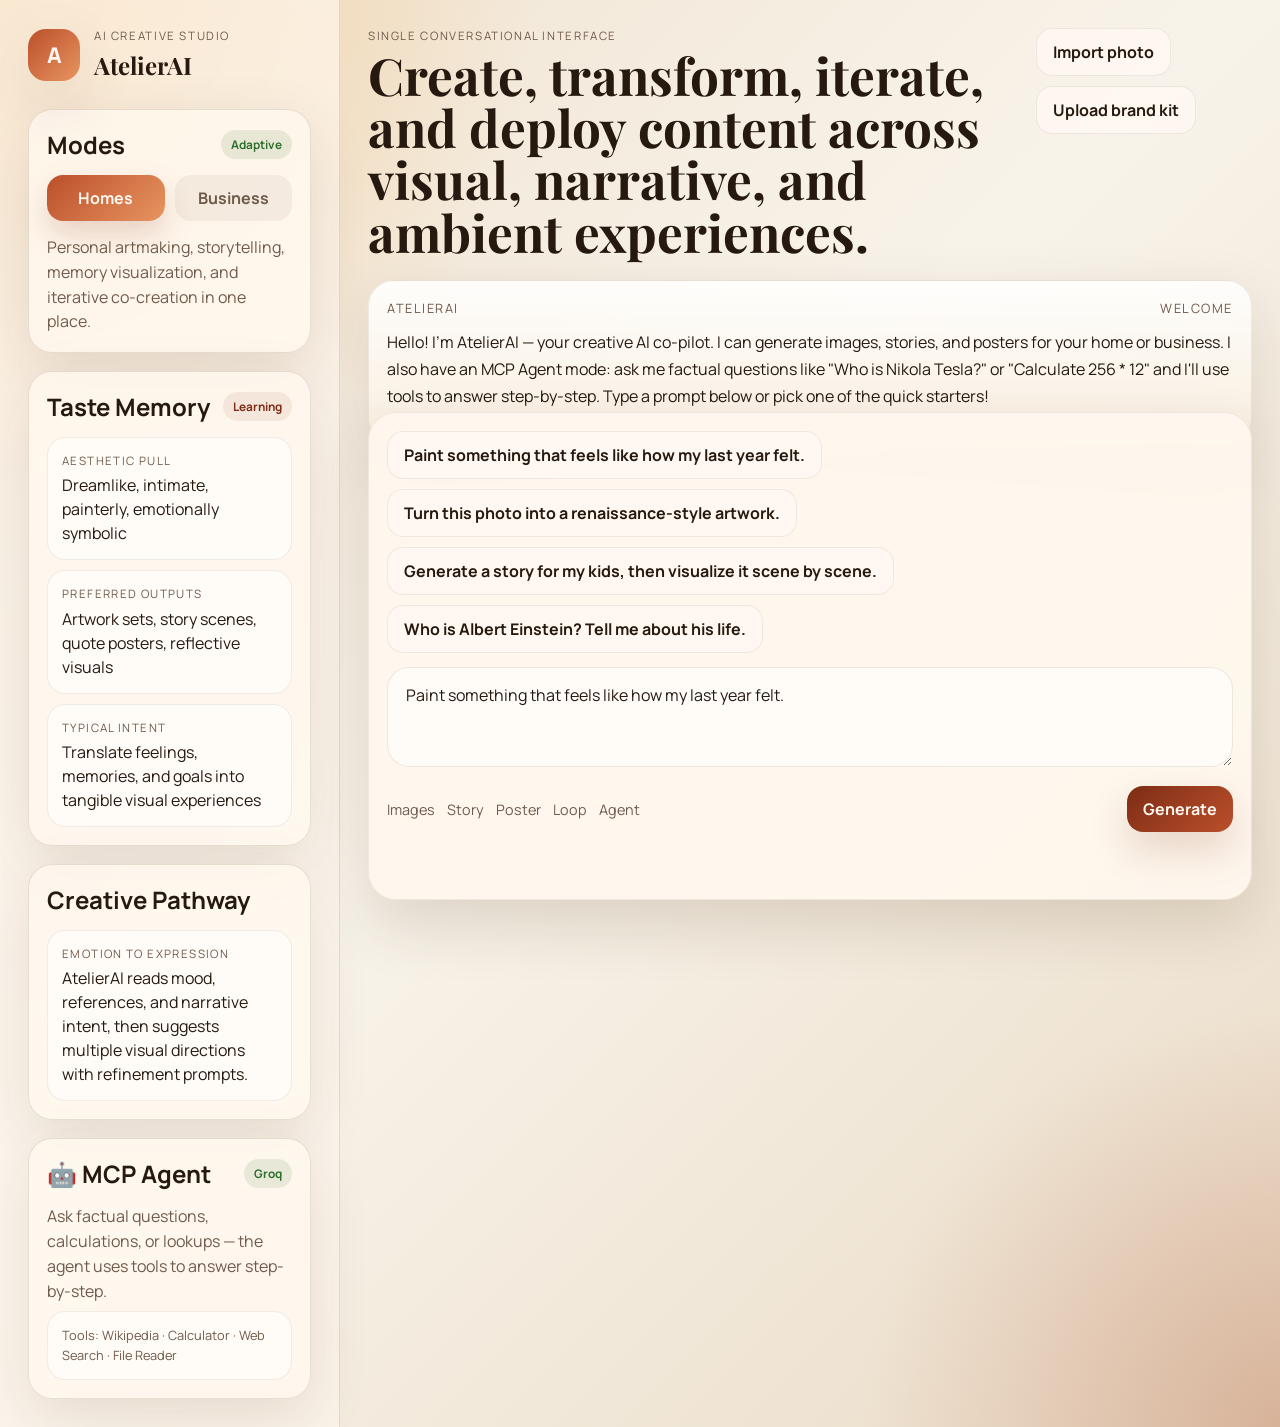
<file: index.html>
<!DOCTYPE html>
<html lang="en">

<head>
  <meta charset="UTF-8" />
  <meta name="viewport" content="width=device-width, initial-scale=1.0" />
  <title>AtelierAI — AI Creative Studio</title>
  <meta name="description"
    content="AtelierAI: Create, transform, iterate, and deploy visual, narrative, and experiential content with AI." />
  <link rel="preconnect" href="https://fonts.googleapis.com" />
  <link rel="preconnect" href="https://fonts.gstatic.com" crossorigin />
  <link
    href="https://fonts.googleapis.com/css2?family=Manrope:wght@400;500;600;700;800&family=Playfair+Display:wght@600;700&display=swap"
    rel="stylesheet" />
  <link rel="stylesheet" href="styles.css" />
</head>

<body>
  <div class="app-shell">
    <aside class="sidebar">
      <div class="brand-block">
        <div class="brand-mark">A</div>
        <div>
          <p class="eyebrow">AI Creative Studio</p>
          <h1>AtelierAI</h1>
        </div>
      </div>

      <section class="panel">
        <div class="panel-heading">
          <h2>Modes</h2>
          <span class="status-pill online">Adaptive</span>
        </div>
        <div class="mode-switch" role="tablist" aria-label="AtelierAI mode">
          <button class="mode-button active" data-mode="home" type="button">Homes</button>
          <button class="mode-button" data-mode="business" type="button">Business</button>
        </div>
        <p class="panel-copy" id="modeSummary">
          Personal artmaking, storytelling, memory visualization, and iterative co-creation in one place.
        </p>
      </section>

      <section class="panel">
        <div class="panel-heading">
          <h2>Taste Memory</h2>
          <span class="status-pill">Learning</span>
        </div>
        <ul class="memory-list" id="memoryList"></ul>
      </section>

      <section class="panel">
        <div class="panel-heading">
          <h2>Creative Pathway</h2>
        </div>
        <div class="pathway-card" id="pathwayCard"></div>
      </section>

      <!-- Topic 25: Knowledge Graph Panel -->
      <section class="panel" id="kgPanel" style="display:none;">
        <div class="panel-heading">
          <h2>🕸 Knowledge Graph</h2>
          <span class="status-pill online" id="kgTripleCount">0 triples</span>
        </div>
        <p class="panel-copy">Entities &amp; relationships extracted from this conversation.</p>
        <button class="ghost-button" id="kgViewButton" type="button" style="width:100%;margin-top:.5rem;">View
          Graph</button>
      </section>

      <!-- Topic 23: MCP Agent Panel -->
      <section class="panel">
        <div class="panel-heading">
          <h2>🤖 MCP Agent</h2>
          <span class="status-pill online">Groq</span>
        </div>
        <p class="panel-copy">Ask factual questions, calculations, or lookups — the agent uses tools to answer
          step-by-step.</p>
        <div class="pathway-card" style="margin-top:.5rem;font-size:.8rem;color:var(--muted);">
          Tools: Wikipedia · Calculator · Web Search · File Reader
        </div>
      </section>
    </aside>

    <main class="workspace">
      <header class="hero">
        <div>
          <p class="eyebrow">Single conversational interface</p>
          <h2>Create, transform, iterate, and deploy content across visual, narrative, and ambient experiences.</h2>
        </div>
        <div class="hero-actions">
          <button class="ghost-button" type="button">Import photo</button>
          <button class="ghost-button" type="button">Upload brand kit</button>
        </div>
      </header>

      <section class="conversation-frame">
        <div class="message-stream" id="messageStream"></div>

        <div class="composer-shell">
          <div class="quick-prompts" id="quickPrompts"></div>
          <label class="composer">
            <textarea id="promptInput" rows="3"
              placeholder="Describe what you want AtelierAI to create... or ask a question for the MCP Agent!"></textarea>
          </label>
          <div class="composer-actions">
            <div class="composer-meta">
              <span>Images</span>
              <span>Story</span>
              <span>Poster</span>
              <span>Loop</span>
              <span>Agent</span>
            </div>
            <button class="primary-button" id="generateButton" type="button">Generate</button>
          </div>
        </div>
      </section>
    </main>
  </div>

  <!-- Knowledge Graph Modal -->
  <div class="kg-modal-overlay" id="kgModalOverlay" style="display:none;">
    <div class="kg-modal">
      <div class="kg-modal-header">
        <h3>🕸 Knowledge Graph</h3>
        <button class="kg-modal-close" id="kgModalClose" type="button">✕</button>
      </div>
      <div class="kg-modal-body">
        <iframe id="kgFrame" title="Knowledge Graph"
          style="width:100%;height:520px;border:none;border-radius:12px;"></iframe>
      </div>
    </div>
  </div>

  <template id="messageTemplate">
    <article class="message">
      <div class="message-header">
        <span class="message-role"></span>
        <span class="message-tag"></span>
      </div>
      <p class="message-text"></p>
      <div class="output-grid"></div>
    </article>
  </template>

  <template id="outputCardTemplate">
    <section class="output-card">
      <div class="output-preview">
        <div class="preview-glow"></div>
        <span class="output-type"></span>
      </div>
      <div class="output-content">
        <h3 class="output-title"></h3>
        <p class="output-description"></p>
        <pre class="output-text-content" style="display:none;"></pre>
        <div class="output-actions"></div>
      </div>
    </section>
  </template>

  <!-- MCP Agent card template -->
  <template id="mcpCardTemplate">
    <section class="output-card mcp-card">
      <div class="output-preview mcp-preview">
        <div class="preview-glow"></div>
        <span class="output-type"></span>
      </div>
      <div class="output-content">
        <h3 class="output-title"></h3>
        <p class="output-description"></p>
        <div class="mcp-steps"></div>
        <div class="output-actions"></div>
      </div>
    </section>
  </template>

  <script src="script.js"></script>
</body>

</html>
</file>
<file: styles.css>
:root {
  --bg: #f3ede2;
  --bg-deep: #e5d7c0;
  --surface: rgba(255, 248, 238, 0.82);
  --surface-strong: rgba(255, 250, 243, 0.95);
  --ink: #26190f;
  --muted: #705a4a;
  --line: rgba(64, 39, 13, 0.12);
  --accent: #bb4f2b;
  --accent-soft: #e89560;
  --accent-deep: #7d2d15;
  --shadow: 0 20px 60px rgba(67, 37, 10, 0.12);
}

* {
  box-sizing: border-box;
}

body {
  margin: 0;
  min-height: 100vh;
  font-family: "Manrope", sans-serif;
  color: var(--ink);
  background:
    radial-gradient(circle at top left, rgba(241, 191, 125, 0.65), transparent 28%),
    radial-gradient(circle at bottom right, rgba(167, 70, 35, 0.28), transparent 22%),
    linear-gradient(135deg, #efe2cf 0%, #f8f3ea 46%, #eadcc7 100%);
}

button,
textarea {
  font: inherit;
}

.app-shell {
  display: grid;
  grid-template-columns: 340px minmax(0, 1fr);
  min-height: 100vh;
}

.sidebar {
  padding: 28px;
  border-right: 1px solid var(--line);
  background: rgba(255, 248, 238, 0.66);
  backdrop-filter: blur(18px);
}

.brand-block {
  display: flex;
  gap: 14px;
  align-items: center;
  margin-bottom: 28px;
}

.brand-mark {
  display: grid;
  place-items: center;
  width: 52px;
  height: 52px;
  border-radius: 18px;
  background: linear-gradient(135deg, var(--accent), var(--accent-soft));
  color: #fff7ef;
  font-weight: 800;
  font-size: 1.35rem;
  box-shadow: var(--shadow);
}

.eyebrow {
  margin: 0 0 6px;
  text-transform: uppercase;
  letter-spacing: 0.14em;
  font-size: 0.72rem;
  color: var(--muted);
}

h1,
h2,
h3,
.hero h2 {
  margin: 0;
}

h1,
.hero h2 {
  font-family: "Playfair Display", serif;
}

.panel {
  margin-top: 18px;
  padding: 18px;
  border: 1px solid var(--line);
  border-radius: 24px;
  background: var(--surface);
  box-shadow: var(--shadow);
}

.panel-heading {
  display: flex;
  align-items: center;
  justify-content: space-between;
  gap: 10px;
  margin-bottom: 14px;
}

.status-pill {
  padding: 6px 10px;
  border-radius: 999px;
  background: rgba(125, 45, 21, 0.08);
  color: var(--accent-deep);
  font-size: 0.74rem;
  font-weight: 700;
}

.status-pill.online {
  background: rgba(65, 123, 62, 0.12);
  color: #2d6f2c;
}

.mode-switch {
  display: grid;
  grid-template-columns: repeat(2, 1fr);
  gap: 10px;
}

.mode-button,
.ghost-button,
.primary-button,
.chip-button,
.mini-button {
  border: 0;
  cursor: pointer;
  transition: transform 180ms ease, box-shadow 180ms ease, background 180ms ease;
}

.mode-button {
  padding: 12px 14px;
  border-radius: 16px;
  background: rgba(104, 78, 54, 0.07);
  color: var(--muted);
  font-weight: 700;
}

.mode-button.active {
  background: linear-gradient(135deg, var(--accent), var(--accent-soft));
  color: #fff8f0;
  box-shadow: 0 14px 30px rgba(125, 45, 21, 0.18);
}

.panel-copy {
  margin: 14px 0 0;
  line-height: 1.55;
  color: var(--muted);
}

.memory-list {
  display: grid;
  gap: 10px;
  margin: 0;
  padding: 0;
  list-style: none;
}

.memory-list li,
.pathway-card {
  padding: 14px;
  border-radius: 18px;
  background: rgba(255, 255, 255, 0.52);
  border: 1px solid rgba(64, 39, 13, 0.08);
  line-height: 1.5;
}

.memory-label {
  display: block;
  font-size: 0.72rem;
  text-transform: uppercase;
  letter-spacing: 0.12em;
  color: var(--muted);
  margin-bottom: 4px;
}

.workspace {
  padding: 28px;
}

.hero {
  display: flex;
  justify-content: space-between;
  gap: 18px;
  align-items: flex-start;
  margin-bottom: 22px;
}

.hero h2 {
  max-width: 920px;
  font-size: clamp(2rem, 4vw, 3.35rem);
  line-height: 1.02;
}

.hero-actions {
  display: flex;
  gap: 10px;
  flex-wrap: wrap;
}

.ghost-button,
.primary-button,
.mini-button,
.chip-button {
  border-radius: 16px;
  padding: 12px 16px;
  font-weight: 700;
}

.ghost-button,
.mini-button,
.chip-button {
  background: rgba(255, 249, 243, 0.86);
  color: var(--ink);
  border: 1px solid rgba(64, 39, 13, 0.08);
}

.primary-button {
  background: linear-gradient(135deg, var(--accent-deep), var(--accent));
  color: #fff8f0;
  box-shadow: 0 18px 38px rgba(125, 45, 21, 0.18);
}

.conversation-frame {
  display: grid;
  gap: 18px;
  min-height: calc(100vh - 180px);
}

.message-stream {
  display: grid;
  gap: 16px;
  align-content: start;
}

.message {
  padding: 18px;
  border-radius: 26px;
  background: var(--surface-strong);
  border: 1px solid rgba(64, 39, 13, 0.08);
  box-shadow: var(--shadow);
}

.message.assistant {
  background:
    linear-gradient(180deg, rgba(255, 255, 255, 0.88), rgba(249, 238, 223, 0.92));
}

.message-header {
  display: flex;
  justify-content: space-between;
  gap: 10px;
  margin-bottom: 12px;
  font-size: 0.8rem;
  text-transform: uppercase;
  letter-spacing: 0.12em;
  color: var(--muted);
}

.message-text {
  margin: 0;
  line-height: 1.7;
}

.output-grid {
  display: grid;
  grid-template-columns: repeat(auto-fit, minmax(220px, 1fr));
  gap: 14px;
  margin-top: 16px;
}

.output-card {
  overflow: hidden;
  border-radius: 22px;
  border: 1px solid rgba(64, 39, 13, 0.08);
  background: rgba(255, 252, 248, 0.95);
}

.output-preview {
  position: relative;
  min-height: 136px;
  padding: 18px;
  display: flex;
  align-items: flex-end;
  background:
    linear-gradient(145deg, rgba(187, 79, 43, 0.92), rgba(242, 174, 97, 0.92)),
    linear-gradient(180deg, rgba(255, 255, 255, 0.1), rgba(255, 255, 255, 0));
  color: #fffaf4;
}

.preview-glow {
  position: absolute;
  inset: auto -20px -45px auto;
  width: 120px;
  height: 120px;
  border-radius: 50%;
  background: rgba(255, 255, 255, 0.22);
  filter: blur(8px);
}

.output-type {
  position: relative;
  z-index: 1;
  font-size: 0.8rem;
  text-transform: uppercase;
  letter-spacing: 0.12em;
}

.output-content {
  padding: 16px;
}

.output-title {
  font-size: 1rem;
  margin-bottom: 8px;
}

.output-description {
  margin: 0 0 14px;
  color: var(--muted);
  line-height: 1.55;
}

.output-actions {
  display: flex;
  gap: 8px;
  flex-wrap: wrap;
}

.composer-shell {
  position: sticky;
  bottom: 0;
  padding: 18px;
  border-radius: 28px;
  background: rgba(255, 248, 238, 0.92);
  border: 1px solid rgba(64, 39, 13, 0.08);
  box-shadow: 0 25px 60px rgba(67, 37, 10, 0.14);
  backdrop-filter: blur(18px);
}

.quick-prompts {
  display: flex;
  flex-wrap: wrap;
  gap: 10px;
  margin-bottom: 14px;
}

.chip-button:hover,
.ghost-button:hover,
.mode-button:hover,
.primary-button:hover,
.mini-button:hover {
  transform: translateY(-1px);
}

.composer {
  display: block;
}

textarea {
  width: 100%;
  resize: vertical;
  min-height: 92px;
  border: 1px solid rgba(64, 39, 13, 0.1);
  border-radius: 22px;
  padding: 16px 18px;
  background: rgba(255, 253, 250, 0.88);
  color: var(--ink);
  outline: none;
}

.composer-actions {
  display: flex;
  justify-content: space-between;
  gap: 12px;
  align-items: center;
  margin-top: 14px;
}

.composer-meta {
  display: flex;
  gap: 12px;
  flex-wrap: wrap;
  color: var(--muted);
  font-size: 0.9rem;
}

@media (max-width: 1080px) {
  .app-shell {
    grid-template-columns: 1fr;
  }

  .sidebar {
    border-right: 0;
    border-bottom: 1px solid var(--line);
  }
}

@media (max-width: 720px) {

  .sidebar,
  .workspace {
    padding: 18px;
  }

  .hero {
    flex-direction: column;
  }

  .hero h2 {
    font-size: 2.2rem;
  }

  .composer-actions {
    flex-direction: column;
    align-items: stretch;
  }

  .primary-button {
    width: 100%;
  }
}
</file>
